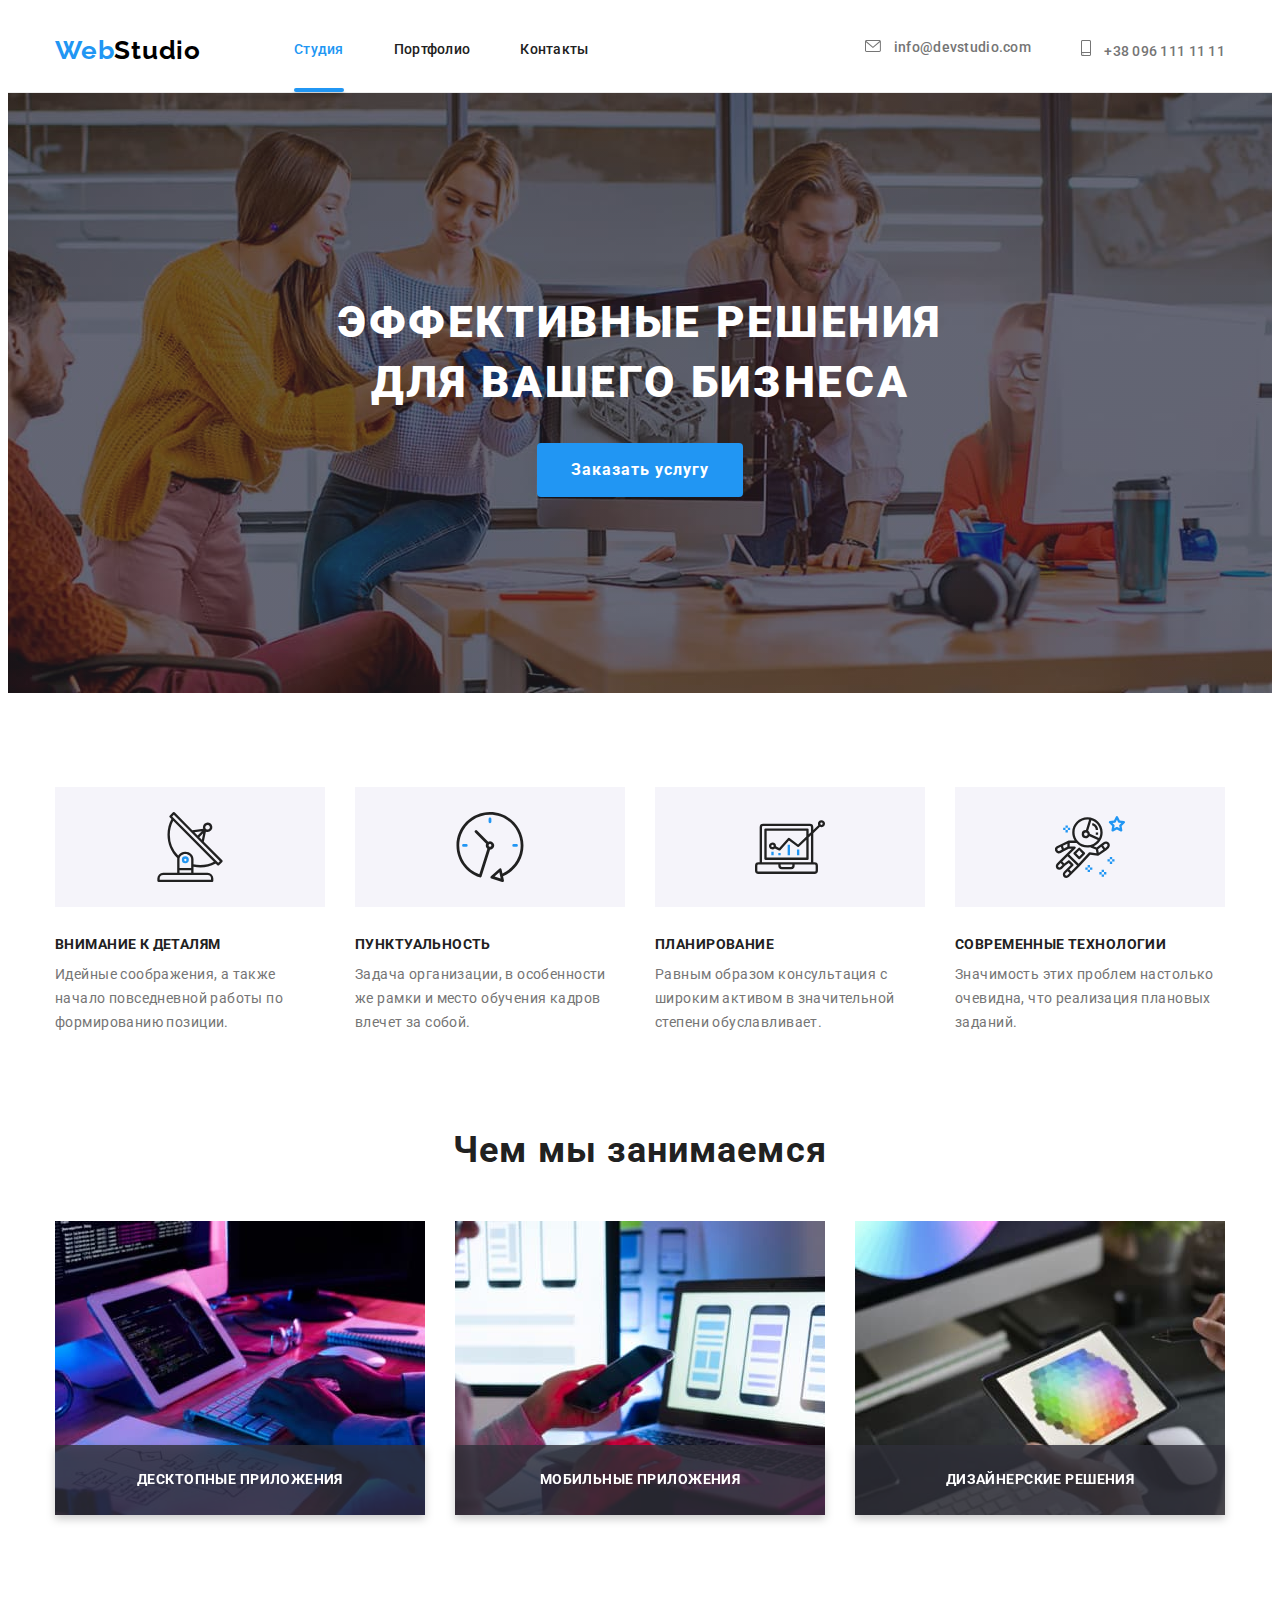
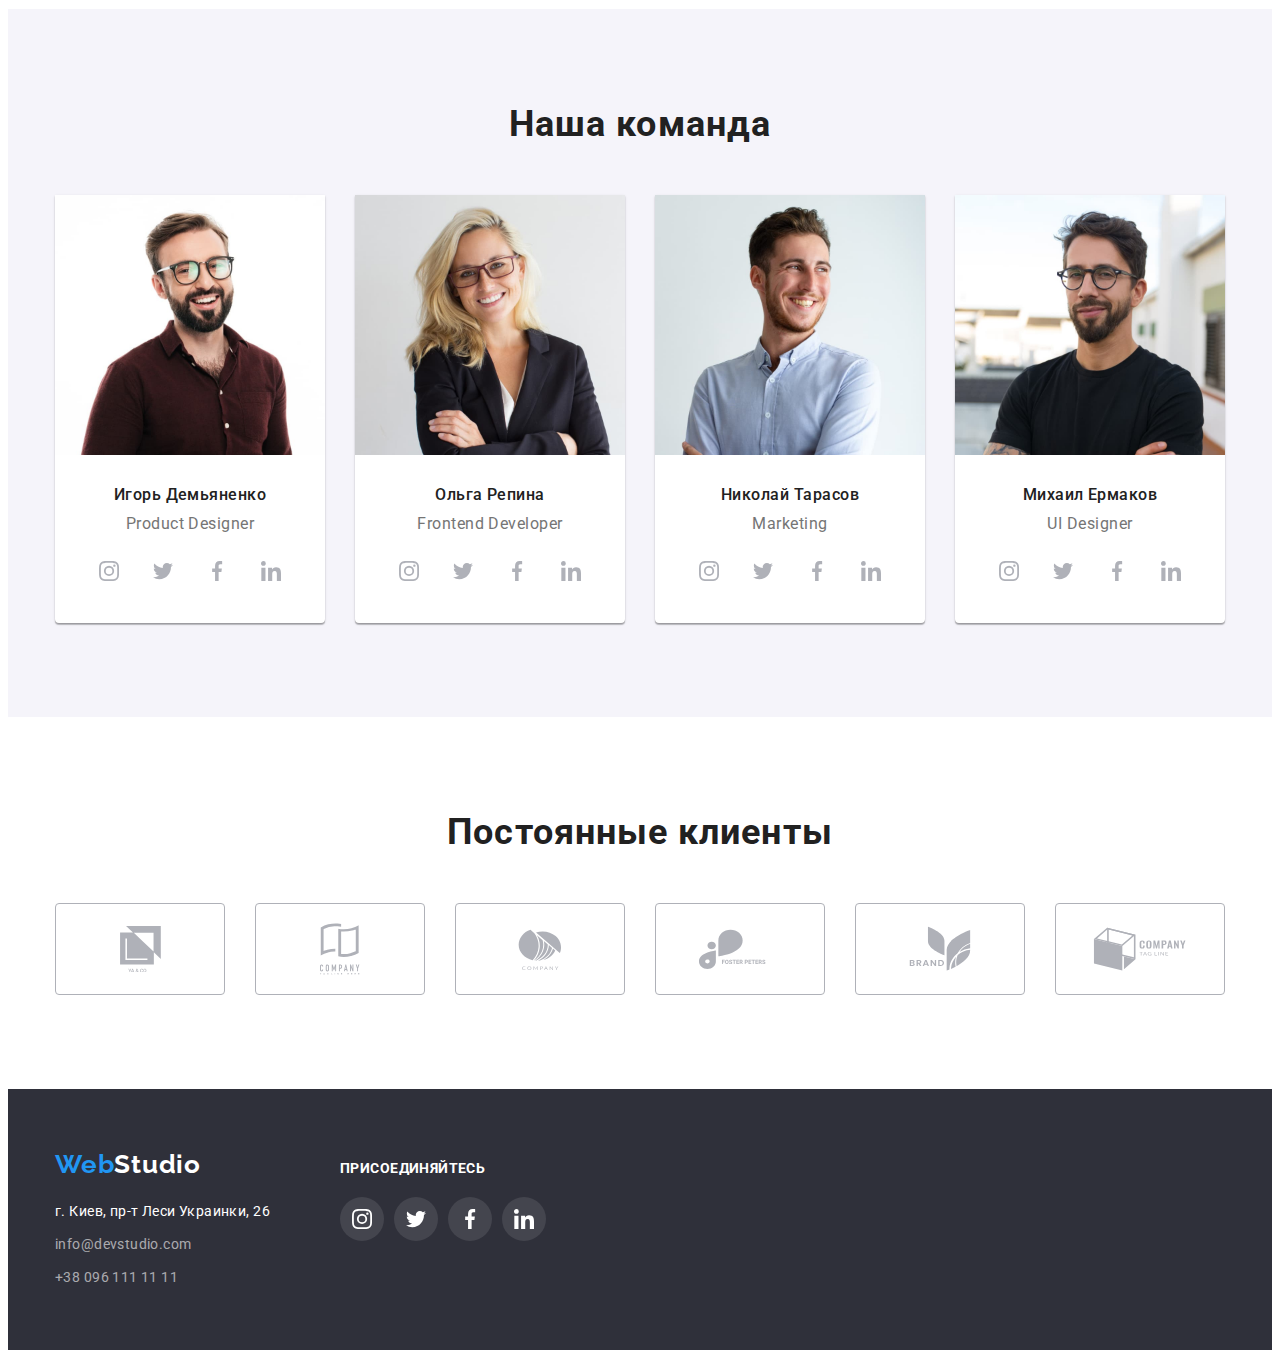
<file: index.html>
<!DOCTYPE html>
<html lang="ru">
  <head>
    <meta charset="UTF-8" />
    <meta http-equiv="X-UA-Compatible" content="IE=edge" />
    <meta name="viewport" content="width=device-width, initial-scale=1.0" />
    <link rel="preconnect" href="https://fonts.googleapis.com" />
    <link rel="preconnect" href="https://fonts.gstatic.com" crossorigin />
    <link
      href="https://fonts.googleapis.com/css2?family=Raleway:wght@700&family=Roboto:wght@400;500;700;900&display=swap"
      rel="stylesheet"
    />
    <link
      rel="stylesheet"
      href="https://cdnjs.cloudflare.com/ajax/libs/modern-normalize/1.1.0/modern-normalize.min.css"
      integrity="sha512-wpPYUAdjBVSE4KJnH1VR1HeZfpl1ub8YT/NKx4PuQ5NmX2tKuGu6U/JRp5y+Y8XG2tV+wKQpNHVUX03MfMFn9Q=="
      crossorigin="anonymous"
      referrerpolicy="no-referrer"
    />
    <link rel="stylesheet" href="./css/styles.css" />
    <title>Web Studio</title>
  </head>
  <body class="page">
    <header class="page-header">
      <div class="container header">
        <nav class="nav-header">
          <a href="" lang="en" class="logo"
            >Web<span class="logoend-header">Studio</span></a
          >
          <ul class="nav-list list">
            <li class="item">
              <a href="./index.html" class="link current">Студия</a>
            </li>
            <li class="item">
              <a href="./portfolio.html" class="link">Портфолио</a>
            </li>
            <li class="item"><a href="" class="link">Контакты</a></li>
          </ul>
        </nav>
        <ul class="contact-list list">
          <li class="item">
            <a href="mailto:info@devstudio.com" class="link">
              <svg class="contact-icon" width="16" height="12">
                <use href="./images/sprite.svg#icon-envelope"></use>
              </svg>
              info@devstudio.com</a
            >
          </li>
          <li class="item">
            <a href="tel:+38096111111" class="link">
              <svg class="contact-icon" width="10" height="16">
                <use href="./images/sprite.svg#icon-smartphone"></use>
              </svg>
              +38 096 111 11 11</a
            >
          </li>
        </ul>
      </div>
    </header>
    <main>
      <section class="hero overlay">
        <div class="container">
          <h1 class="hero-title">Эффективные решения для вашего бизнеса</h1>
          <button type="button" class="button secondary" data-modal-open>
            Заказать услугу
          </button>
        </div>
      </section>
      <section class="section">
        <h2 class="visually-hidden">Наши преимущества</h2>
        <div class="container">
          <ul class="features list">
            <li class="features-item">
              <div class="thumb">
                <svg class="features-icon" width="70" height="70">
                  <use href="./images/sprite.svg#icon-antenna"></use>
                </svg>
              </div>
              <h3 class="features-title">Внимание к деталям</h3>
              <p class="features-text">
                Идейные соображения, а также начало повседневной работы по
                формированию позиции.
              </p>
            </li>
            <li class="features-item">
              <div class="thumb">
                <svg class="features-icon" width="70" height="70">
                  <use href="./images/sprite.svg#icon-clock"></use>
                </svg>
              </div>
              <h3 class="features-title">Пунктуальность</h3>
              <p class="features-text">
                Задача организации, в особенности же рамки и место обучения
                кадров влечет за собой.
              </p>
            </li>
            <li class="features-item">
              <div class="thumb">
                <svg class="features-icon" width="70" height="70">
                  <use href="./images/sprite.svg#icon-diagram"></use>
                </svg>
              </div>
              <h3 class="features-title">Планирование</h3>
              <p class="features-text">
                Равным образом консультация с широким активом в значительной
                степени обуславливает.
              </p>
            </li>
            <li class="features-item">
              <div class="thumb">
                <svg class="features-icon" width="70" height="70">
                  <use href="./images/sprite.svg#icon-astronaut"></use>
                </svg>
              </div>
              <h3 class="features-title">Современные технологии</h3>
              <p class="features-text">
                Значимость этих проблем настолько очевидна, что реализация
                плановых заданий.
              </p>
            </li>
          </ul>
        </div>
      </section>
      <section class="section activities">
        <div class="container">
          <h2 class="section-title">Чем мы занимаемся</h2>
          <ul class="activities-list list">
            <li class="activities-item">
              <img
                class="activities-img"
                src="./images/activity-img-1.jpg"
                alt="Разработчик пишет код"
                width="370"
                height="294"
              />
              <p class="activities-label">Десктопные приложения</p>
            </li>
            <li class="activities-item">
              <img
                class="activities-img"
                src="./images/activity-img-2.jpg"
                alt="Разработка приложений для телефона"
                width="370"
                height="294"
              />
              <p class="activities-label">Мобильные приложения</p>
            </li>
            <li class="activities-item">
              <img
                class="activities-img"
                src="./images/activity-img-3.jpg"
                alt="Выбор цветовой палитры"
                width="370"
                height="294"
              />
              <p class="activities-label">Дизайнерские решения</p>
            </li>
          </ul>
        </div>
      </section>
      <section class="section team">
        <div class="container">
          <h2 class="section-title">Наша команда</h2>
          <ul class="team-list list">
            <li class="team-item">
              <img
                class="team-photo"
                src="./images/team-img-1.jpg"
                alt="Фото Игорь Демьяненко"
                width="270"
                height="260"
              />
              <div class="team-text">
                <h3 class="team-title">Игорь Демьяненко</h3>
                <p lang="en" class="team-job">Product Designer</p>
                <ul class="team-contacts list">
                  <li class="team-contacts-item">
                    <a href="" class="team-contacts-link">
                      <svg class="team-contacts-icon" width="20" height="20">
                        <use href="./images/sprite.svg#icon-instagram"></use>
                      </svg>
                    </a>
                  </li>
                  <li class="team-contacts-item">
                    <a href="" class="team-contacts-link">
                      <svg class="team-contacts-icon" width="20" height="20">
                        <use href="./images/sprite.svg#icon-twitter"></use>
                      </svg>
                    </a>
                  </li>
                  <li class="team-contacts-item">
                    <a href="" class="team-contacts-link">
                      <svg class="team-contacts-icon" width="20" height="20">
                        <use href="./images/sprite.svg#icon-facebook"></use>
                      </svg>
                    </a>
                  </li>
                  <li class="team-contacts-item">
                    <a href="" class="team-contacts-link">
                      <svg class="team-contacts-icon" width="20" height="20">
                        <use href="./images/sprite.svg#icon-linkedin"></use>
                      </svg>
                    </a>
                  </li>
                </ul>
              </div>
            </li>
            <li class="team-item">
              <img
                class="team-photo"
                src="./images/team-img-2.jpg"
                alt="Фото Ольга Репина"
                width="270"
                height="260"
              />
              <div class="team-text">
                <h3 class="team-title">Ольга Репина</h3>
                <p lang="en" class="team-job">Frontend Developer</p>
                <ul class="team-contacts list">
                  <li class="team-contacts-item">
                    <a href="" class="team-contacts-link">
                      <svg class="team-contacts-icon" width="20" height="20">
                        <use href="./images/sprite.svg#icon-instagram"></use>
                      </svg>
                    </a>
                  </li>
                  <li class="team-contacts-item">
                    <a href="" class="team-contacts-link">
                      <svg class="team-contacts-icon" width="20" height="20">
                        <use href="./images/sprite.svg#icon-twitter"></use>
                      </svg>
                    </a>
                  </li>
                  <li class="team-contacts-item">
                    <a href="" class="team-contacts-link">
                      <svg class="team-contacts-icon" width="20" height="20">
                        <use href="./images/sprite.svg#icon-facebook"></use>
                      </svg>
                    </a>
                  </li>
                  <li class="team-contacts-item">
                    <a href="" class="team-contacts-link">
                      <svg class="team-contacts-icon" width="20" height="20">
                        <use href="./images/sprite.svg#icon-linkedin"></use>
                      </svg>
                    </a>
                  </li>
                </ul>
              </div>
            </li>
            <li class="team-item">
              <img
                class="team-photo"
                src="./images/team-img-3.jpg"
                alt="Фото Николай Тарасов"
                width="270"
                height="260"
              />
              <div class="team-text">
                <h3 class="team-title">Николай Тарасов</h3>
                <p lang="en" class="team-job">Marketing</p>
                <ul class="team-contacts list">
                  <li class="team-contacts-item">
                    <a href="" class="team-contacts-link">
                      <svg class="team-contacts-icon" width="20" height="20">
                        <use href="./images/sprite.svg#icon-instagram"></use>
                      </svg>
                    </a>
                  </li>
                  <li class="team-contacts-item">
                    <a href="" class="team-contacts-link">
                      <svg class="team-contacts-icon" width="20" height="20">
                        <use href="./images/sprite.svg#icon-twitter"></use>
                      </svg>
                    </a>
                  </li>
                  <li class="team-contacts-item">
                    <a href="" class="team-contacts-link">
                      <svg class="team-contacts-icon" width="20" height="20">
                        <use href="./images/sprite.svg#icon-facebook"></use>
                      </svg>
                    </a>
                  </li>
                  <li class="team-contacts-item">
                    <a href="" class="team-contacts-link">
                      <svg class="team-contacts-icon" width="20" height="20">
                        <use href="./images/sprite.svg#icon-linkedin"></use>
                      </svg>
                    </a>
                  </li>
                </ul>
              </div>
            </li>
            <li class="team-item">
              <img
                class="team-photo"
                src="./images/team-img-4.jpg"
                alt="Фото Михаил Ермаков"
                width="270"
                height="260"
              />
              <div class="team-text">
                <h3 class="team-title">Михаил Ермаков</h3>
                <p lang="en" class="team-job">UI Designer</p>
                <ul class="team-contacts list">
                  <li class="team-contacts-item">
                    <a href="" class="team-contacts-link">
                      <svg class="team-contacts-icon" width="20" height="20">
                        <use href="./images/sprite.svg#icon-instagram"></use>
                      </svg>
                    </a>
                  </li>
                  <li class="team-contacts-item">
                    <a href="" class="team-contacts-link">
                      <svg class="team-contacts-icon" width="20" height="20">
                        <use href="./images/sprite.svg#icon-twitter"></use>
                      </svg>
                    </a>
                  </li>
                  <li class="team-contacts-item">
                    <a href="" class="team-contacts-link">
                      <svg class="team-contacts-icon" width="20" height="20">
                        <use href="./images/sprite.svg#icon-facebook"></use>
                      </svg>
                    </a>
                  </li>
                  <li class="team-contacts-item">
                    <a href="" class="team-contacts-link">
                      <svg class="team-contacts-icon" width="20" height="20">
                        <use href="./images/sprite.svg#icon-linkedin"></use>
                      </svg>
                    </a>
                  </li>
                </ul>
              </div>
            </li>
          </ul>
        </div>
      </section>
      <section class="section clients">
        <div class="container">
          <h2 class="section-title">Постоянные клиенты</h2>
          <ul class="clients-list list">
            <li class="clients-item">
              <a href="" class="clients-link">
                <svg class="clients-icon" width="41" height="46.7">
                  <use href="./images/sprite.svg#icon-client-logo-1"></use>
                </svg>
              </a>
            </li>
            <li class="clients-item">
              <a href="" class="clients-link">
                <svg class="clients-icon" width="40" height="52">
                  <use href="./images/sprite.svg#icon-client-logo-2"></use>
                </svg>
              </a>
            </li>
            <li class="clients-item">
              <a href="" class="clients-link">
                <svg class="clients-icon" width="43.5" height="41.2">
                  <use href="./images/sprite.svg#icon-client-logo-3"></use>
                </svg>
              </a>
            </li>
            <li class="clients-item">
              <a href="" class="clients-link">
                <svg class="clients-icon" width="84.4" height="40.6">
                  <use href="./images/sprite.svg#icon-client-logo-4"></use>
                </svg>
              </a>
            </li>
            <li class="clients-item">
              <a href="" class="clients-link">
                <svg class="clients-icon" width="62.5" height="45.4">
                  <use href="./images/sprite.svg#icon-client-logo-5"></use>
                </svg>
              </a>
            </li>
            <li class="clients-item">
              <a href="" class="clients-link">
                <svg class="clients-icon" width="93.8" height="43.9">
                  <use href="./images/sprite.svg#icon-client-logo-6"></use>
                </svg>
              </a>
            </li>
          </ul>
        </div>
      </section>
    </main>
    <footer class="footer">
      <div class="container footer-contacts">
        <div class="footer-addresses">
          <a href="" lang="en" class="logo footer-logo"
            >Web<span class="logoend-footer">Studio</span></a
          >
          <address class="address-list">
            <ul class="list">
              <li class="address-link">
                <a href="" class="address address-item"
                  >г. Киев, пр-т Леси Украинки, 26</a
                >
              </li>
              <li class="address-link">
                <a href="mailto:info@devstudio.com" class="address"
                  >info@devstudio.com</a
                >
              </li>
              <li class="address-link">
                <a href="tel:+38096111111" class="address">+38 096 111 11 11</a>
              </li>
            </ul>
          </address>
        </div>
        <div class="social-links">
          <strong class="social-links-title">Присоединяйтесь</strong>
          <ul class="social-links-list list">
            <li class="social-links-item">
              <a href="" class="social-links-link">
                <svg class="social-links-icon" width="20" height="20">
                  <use href="./images/sprite.svg#icon-instagram"></use>
                </svg>
              </a>
            </li>
            <li class="social-links-item">
              <a href="" class="social-links-link">
                <svg class="team-contacts-icon" width="20" height="20">
                  <use href="./images/sprite.svg#icon-twitter"></use>
                </svg>
              </a>
            </li>
            <li class="social-links-item">
              <a href="" class="social-links-link">
                <svg class="team-contacts-icon" width="20" height="20">
                  <use href="./images/sprite.svg#icon-facebook"></use>
                </svg>
              </a>
            </li>
            <li class="social-links-item">
              <a href="" class="social-links-link">
                <svg class="team-contacts-icon" width="20" height="20">
                  <use href="./images/sprite.svg#icon-linkedin"></use>
                </svg>
              </a>
            </li>
          </ul>
        </div>
      </div>
    </footer>
    <div class="backdrop is-hidden" data-modal>
      <div class="modal">
        <button type="button" class="btn-close" data-modal-close>
          <svg class="close-icon" width="30" height="30">
            <use href="./images/sprite.svg#icon-Vector-1"></use>
          </svg>
        </button>
      </div>
    </div>

    <script src="./js/modal.js"></script>
  </body>
</html>
</file>
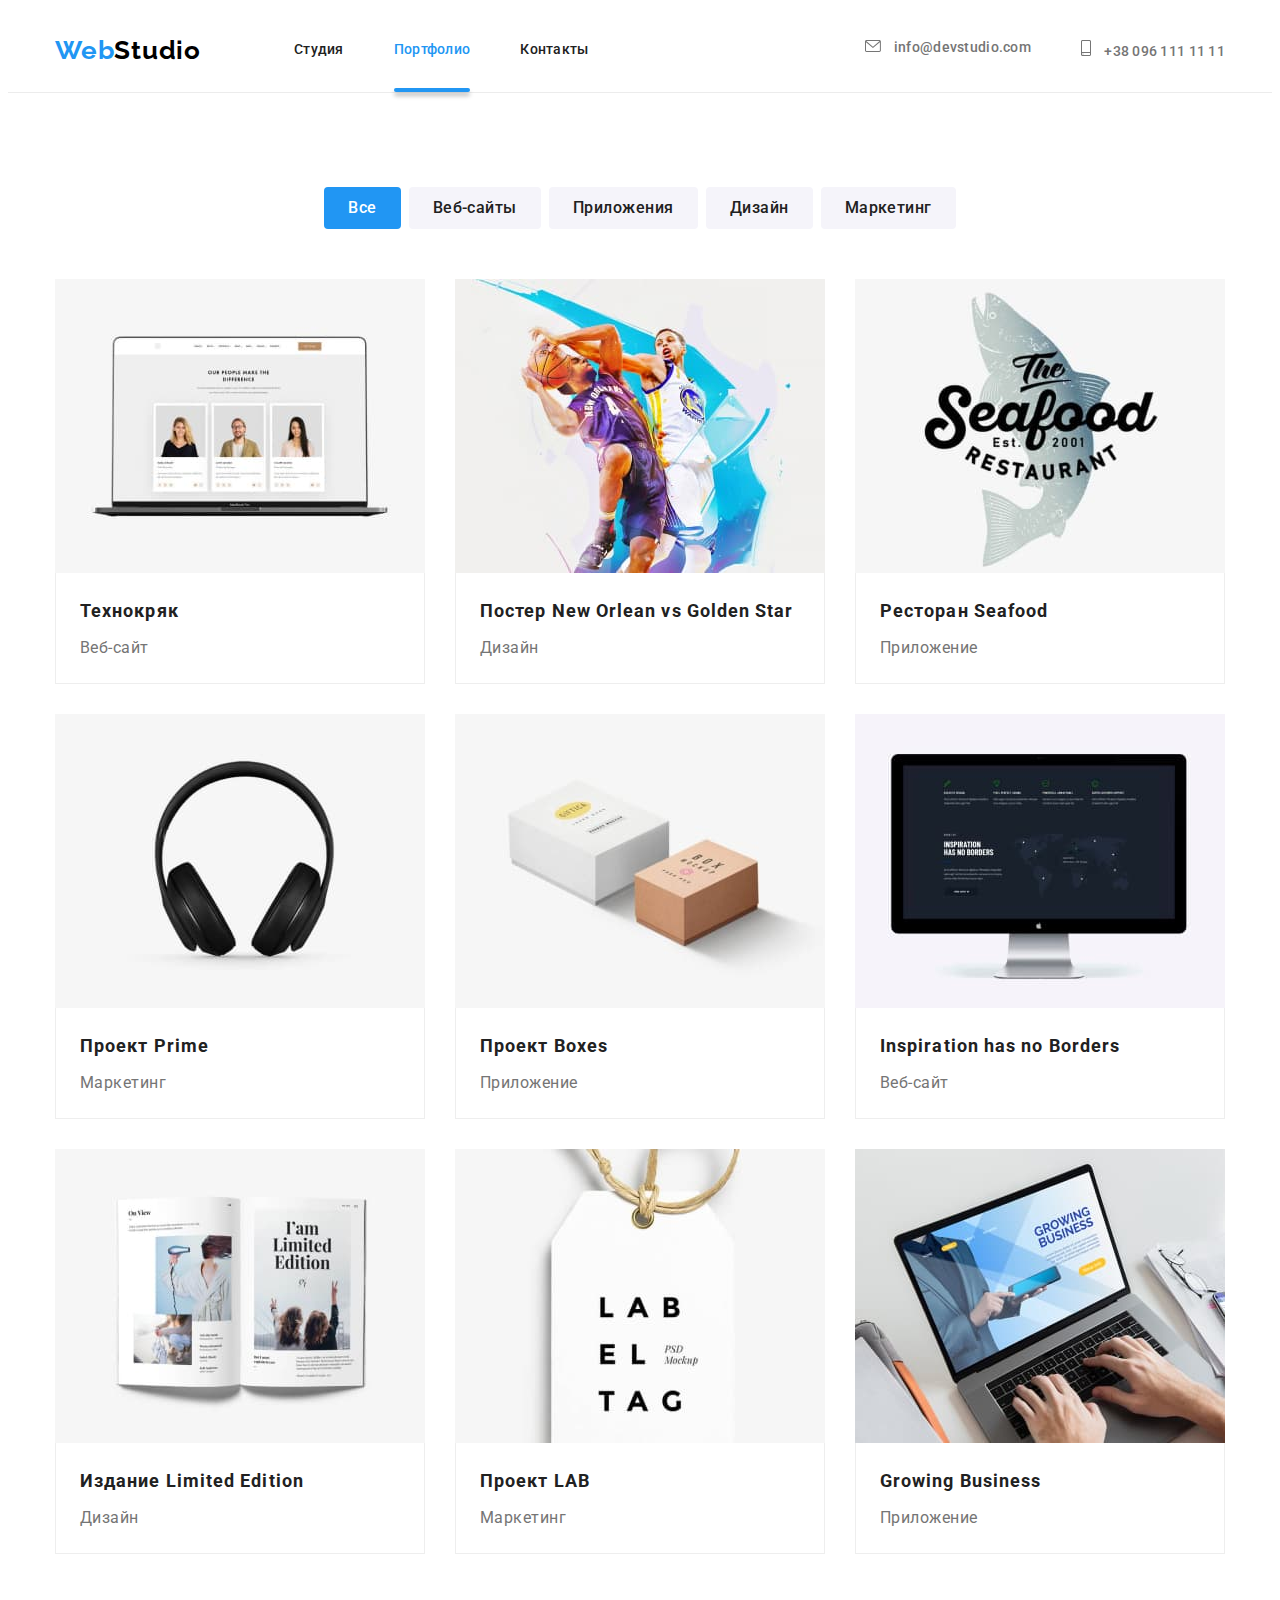
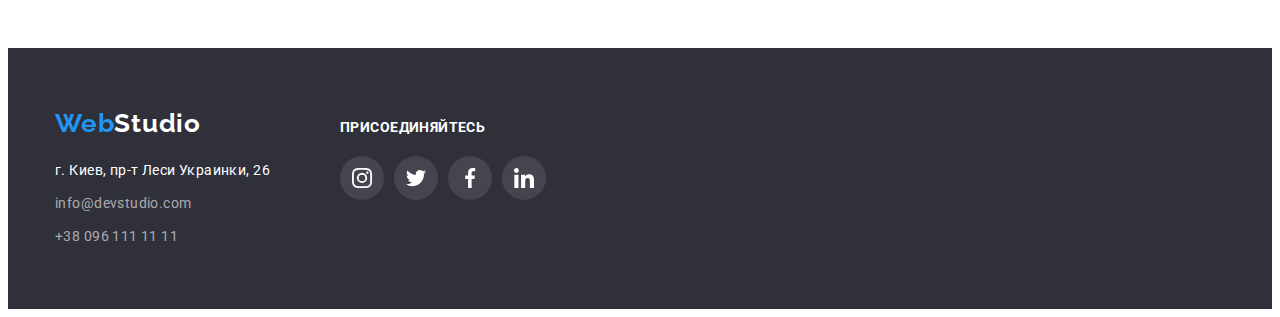
<file: portfolio.html>
<!DOCTYPE html>
<html lang="ru">
  <head>
    <meta charset="UTF-8" />
    <meta http-equiv="X-UA-Compatible" content="IE=edge" />
    <meta name="viewport" content="width=device-width, initial-scale=1.0" />
    <link rel="preconnect" href="https://fonts.googleapis.com" />
    <link rel="preconnect" href="https://fonts.gstatic.com" crossorigin />
    <link
      href="https://fonts.googleapis.com/css2?family=Raleway:wght@700&family=Roboto:wght@400;500;700;900&display=swap"
      rel="stylesheet"
    />
    <link
      rel="stylesheet"
      href="https://cdnjs.cloudflare.com/ajax/libs/modern-normalize/1.1.0/modern-normalize.min.css"
      integrity="sha512-wpPYUAdjBVSE4KJnH1VR1HeZfpl1ub8YT/NKx4PuQ5NmX2tKuGu6U/JRp5y+Y8XG2tV+wKQpNHVUX03MfMFn9Q=="
      crossorigin="anonymous"
      referrerpolicy="no-referrer"
    />
    <link rel="stylesheet" href="./css/styles.css" />
    <title>Web Studio</title>
  </head>
  <body>
    <header class="page-header">
      <div class="container header">
        <nav class="nav-header">
          <a href="" lang="en" class="logo"
            >Web<span class="logoend-header">Studio</span></a
          >
          <ul class="nav-list list">
            <li class="item">
              <a href="./index.html" class="link">Студия</a>
            </li>
            <li class="item">
              <a href="./portfolio.html" class="link current">Портфолио</a>
            </li>
            <li class="item"><a href="" class="link">Контакты</a></li>
          </ul>
        </nav>
        <ul class="contact-list list">
          <li class="item">
            <a href="mailto:info@devstudio.com" class="link">
              <svg class="contact-icon" width="16" height="12">
                <use href="./images/sprite.svg#icon-envelope"></use>
              </svg>
              info@devstudio.com
            </a>
          </li>
          <li class="item">
            <a href="tel:+38096111111" class="link">
              <svg class="contact-icon" width="10" height="16">
                <use href="./images/sprite.svg#icon-smartphone"></use>
              </svg>
              +38 096 111 11 11</a
            >
          </li>
        </ul>
      </div>
    </header>
    <main>
      <section class="section">
        <div class="container">
          <h1 class="visually-hidden">Our Projects</h1>
          <ul class="filter-list list">
            <li class="filter-list-item">
              <button type="button" class="button active">Все</button>
            </li>
            <li class="filter-list-item">
              <button type="button" class="button primary">Веб-сайты</button>
            </li>
            <li class="filter-list-item">
              <button type="button" class="button primary">Приложения</button>
            </li>
            <li class="filter-list-item">
              <button type="button" class="button primary">Дизайн</button>
            </li>
            <li class="filter-list-item">
              <button type="button" class="button primary">Маркетинг</button>
            </li>
          </ul>
          <ul class="projects-list list">
            <li class="projects-item">
              <a class="projects-link link" href="">
                <div class="projects-thumb">
                  <img
                    class="projects-card"
                    src="./images/projects-img-1.jpg"
                    alt="Главная страница сайта Технокряк"
                    width="370"
                    height="294"
                  />
                  <div class="projects-overlay">
                    <p class="overlay-description">
                      Ресурс предлагает комплексные предложения с разным уровнем
                      функционала и сервисов. Все это позволит посетителю
                      получить исчерпывающие сведения о компании или частном
                      лице.
                    </p>
                  </div>
                </div>
                <div class="project-description">
                  <h2 class="project-name">Технокряк</h2>
                  <p class="project-branch">Веб-сайт</p>
                </div>
              </a>
            </li>
            <li class="projects-item">
              <a class="projects-link link" href="">
                <div class="projects-thumb">
                  <img
                    class="projects-card"
                    src="./images/projects-img-2.jpg"
                    alt="Два баскетболиста в игре"
                    width="370"
                    height="294"
                  />
                  <div class="projects-overlay">
                    <p class="overlay-description">
                      Ресурс предлагает комплексные предложения с разным уровнем
                      функционала и сервисов. Все это позволит посетителю
                      получить исчерпывающие сведения о компании или частном
                      лице.
                    </p>
                  </div>
                </div>
                <div class="project-description">
                  <h2 class="project-name">
                    Постер <span lang="en">New Orlean vs Golden Star</span>
                  </h2>
                  <p class="project-branch">Дизайн</p>
                </div>
              </a>
            </li>
            <li class="projects-item">
              <a class="projects-link link" href="">
                <div class="projects-thumb">
                  <img
                    class="projects-card"
                    src="./images/projects-img-3.jpg"
                    alt="Логотип ресторана Seafood"
                    width="370"
                    height="294"
                  />
                  <div class="projects-overlay">
                    <p class="overlay-description">
                      Ресурс предлагает комплексные предложения с разным уровнем
                      функционала и сервисов. Все это позволит посетителю
                      получить исчерпывающие сведения о компании или частном
                      лице.
                    </p>
                  </div>
                </div>
                <div class="project-description">
                  <h2 class="project-name">
                    Ресторан <span lang="en">Seafood</span>
                  </h2>
                  <p class="project-branch">Приложение</p>
                </div>
              </a>
            </li>
            <li class="projects-item">
              <a class="projects-link link" href="">
                <div class="projects-thumb">
                  <img
                    class="projects-card"
                    src="./images/projects-img-4.jpg"
                    alt="Черные наушники"
                    width="370"
                    height="294"
                  />
                  <div class="projects-overlay">
                    <p class="overlay-description">
                      Ресурс предлагает комплексные предложения с разным уровнем
                      функционала и сервисов. Все это позволит посетителю
                      получить исчерпывающие сведения о компании или частном
                      лице.
                    </p>
                  </div>
                </div>
                <div class="project-description">
                  <h2 class="project-name">
                    Проект <span lang="en">Prime</span>
                  </h2>
                  <p class="project-branch">Маркетинг</p>
                </div>
              </a>
            </li>
            <li class="projects-item">
              <a class="projects-link link" href="">
                <div class="projects-thumb">
                  <img
                    class="projects-card"
                    src="./images/projects-img-5.jpg"
                    alt="Две коробочки"
                    width="370"
                    height="294"
                  />
                  <div class="projects-overlay">
                    <p class="overlay-description">
                      Ресурс предлагает комплексные предложения с разным уровнем
                      функционала и сервисов. Все это позволит посетителю
                      получить исчерпывающие сведения о компании или частном
                      лице.
                    </p>
                  </div>
                </div>
                <div class="project-description">
                  <h2 class="project-name">
                    Проект <span lang="en">Boxes</span>
                  </h2>
                  <p class="project-branch">Приложение</p>
                </div>
              </a>
            </li>
            <li class="projects-item">
              <a class="projects-link link" href="">
                <div class="projects-thumb">
                  <img
                    class="projects-card"
                    src="./images/projects-img-6.jpg"
                    alt="Главная страница сайта Inspiration"
                    width="370"
                    height="294"
                  />
                  <div class="projects-overlay">
                    <p class="overlay-description">
                      Ресурс предлагает комплексные предложения с разным уровнем
                      функционала и сервисов. Все это позволит посетителю
                      получить исчерпывающие сведения о компании или частном
                      лице.
                    </p>
                  </div>
                </div>
                <div class="project-description">
                  <h2 lang="en" class="project-name">
                    Inspiration has no Borders
                  </h2>
                  <p class="project-branch">Веб-сайт</p>
                </div>
              </a>
            </li>
            <li class="projects-item">
              <a class="projects-link link" href="">
                <div class="projects-thumb">
                  <img
                    class="projects-card"
                    src="./images/projects-img-7.jpg"
                    alt="Открытая книга"
                    width="370"
                    height="294"
                  />
                  <div class="projects-overlay">
                    <p class="overlay-description">
                      Ресурс предлагает комплексные предложения с разным уровнем
                      функционала и сервисов. Все это позволит посетителю
                      получить исчерпывающие сведения о компании или частном
                      лице.
                    </p>
                  </div>
                </div>
                <div class="project-description">
                  <h2 class="project-name">
                    Издание <span lang="en">Limited Edition</span>
                  </h2>
                  <p class="project-branch">Дизайн</p>
                </div>
              </a>
            </li>
            <li class="projects-item">
              <a class="projects-link link" href="">
                <div class="projects-thumb">
                  <img
                    class="projects-card"
                    src="./images/projects-img-8.jpg"
                    alt="Бирка с логотипом LAB"
                    width="370"
                    height="294"
                  />
                  <div class="projects-overlay">
                    <p class="overlay-description">
                      Ресурс предлагает комплексные предложения с разным уровнем
                      функционала и сервисов. Все это позволит посетителю
                      получить исчерпывающие сведения о компании или частном
                      лице.
                    </p>
                  </div>
                </div>
                <div class="project-description">
                  <h2 class="project-name">
                    Проект <span lang="en">LAB</span>
                  </h2>
                  <p class="project-branch">Маркетинг</p>
                </div>
              </a>
            </li>
            <li class="projects-item">
              <a class="projects-link link" href="">
                <div class="projects-thumb">
                  <img
                    class="projects-card"
                    src="./images/projects-img-9.jpg"
                    alt="Ноутбук с открытой страниецей приложения"
                    width="370"
                    height="294"
                  />
                  <div class="projects-overlay">
                    <p class="overlay-description">
                      Ресурс предлагает комплексные предложения с разным уровнем
                      функционала и сервисов. Все это позволит посетителю
                      получить исчерпывающие сведения о компании или частном
                      лице.
                    </p>
                  </div>
                </div>
                <div class="project-description">
                  <h2 class="project-name" lang="en">Growing Business</h2>
                  <p class="project-branch">Приложение</p>
                </div>
              </a>
            </li>
          </ul>
        </div>
      </section>
    </main>
    <footer class="footer">
      <div class="container footer-contacts">
        <div class="footer-addresses">
          <a href="" lang="en" class="logo footer-logo"
            >Web<span class="logoend-footer">Studio</span></a
          >
          <address class="address-list">
            <ul class="list">
              <li class="address-link">
                <a href="" class="address address-item"
                  >г. Киев, пр-т Леси Украинки, 26</a
                >
              </li>
              <li class="address-link">
                <a href="mailto:info@devstudio.com" class="address"
                  >info@devstudio.com</a
                >
              </li>
              <li class="address-link">
                <a href="tel:+38096111111" class="address">+38 096 111 11 11</a>
              </li>
            </ul>
          </address>
        </div>
        <div class="social-links">
          <strong class="social-links-title">Присоединяйтесь</strong>
          <ul class="social-links-list list">
            <li class="social-links-item">
              <a href="" class="social-links-link">
                <svg class="social-links-icon" width="20" height="20">
                  <use href="./images/sprite.svg#icon-instagram"></use>
                </svg>
              </a>
            </li>
            <li class="social-links-item">
              <a href="" class="social-links-link">
                <svg class="team-contacts-icon" width="20" height="20">
                  <use href="./images/sprite.svg#icon-twitter"></use>
                </svg>
              </a>
            </li>
            <li class="social-links-item">
              <a href="" class="social-links-link">
                <svg class="team-contacts-icon" width="20" height="20">
                  <use href="./images/sprite.svg#icon-facebook"></use>
                </svg>
              </a>
            </li>
            <li class="social-links-item">
              <a href="" class="social-links-link">
                <svg class="team-contacts-icon" width="20" height="20">
                  <use href="./images/sprite.svg#icon-linkedin"></use>
                </svg>
              </a>
            </li>
          </ul>
        </div>
      </div>
    </footer>
  </body>
</html>
</file>
<file: css/styles.css>
/*--цвет заголовков #212121 */
/*--цвет текста #757575 */
/*--белый цвет #FFFFFF */
/*-- цвет акцента #2196F3 */
/*-- прозрачный белый футер rgba(255, 255, 255, 0.6) */
/* -- черный цвет #000000 */
/* фон герой, футер #2F303A */
/* доп.фон #F5F4FA */
:root {
  --primary-text-color: #757575;
  --secondary-text-color: #ffffff;
  --title-color: #212121;
  --accent-color: #2196f3;
  --logoend-color-header: #000000;
  --logoend-color-footer: #ffffff;
  --background-main-color: #ffffff;
  --background-second-color: #f5f4fa;
  --background-dark-color: #2f303a;
}

html {
  box-sizing: border-box;
}

*,
*::before,
*::after {
  box-sizing: inherit;
}

body {
  background-color: var(--background-main-color);
  color: var(--primary-text-color);
  font-family: "Roboto", sans-serif;
}

p {
  margin-top: 0;
  margin-bottom: 0;
}

h2,
h3 {
  margin-top: 0;
  margin-bottom: 0;
}

.list {
  padding: 0;
  margin: 0;
  list-style: none;
}

.link {
  text-decoration: none;
}

.visually-hidden {
  position: absolute;
  white-space: nowrap;
  width: 1px;
  height: 1px;
  overflow: hidden;
  border: 0;
  padding: 0;
  clip: rect(0 0 0 0);
  clip-path: inset(50%);
  margin: -1px;
}

.container {
  margin-right: auto;
  margin-left: auto;
  width: 1200px;
  padding-right: 15px;
  padding-left: 15px;
}

/* Page-header */

.page-header {
  border-bottom: 1px solid #ececec;
}

.header {
  display: flex;
  align-items: center;
}

.nav-header {
  display: flex;
  align-items: center;
}

.logo {
  margin-right: 93px;
  padding-top: 24px;
  padding-bottom: 24px;

  font-family: "Raleway";
  font-weight: 700;
  font-size: 26px;
  line-height: 1.19;
  letter-spacing: 0.03em;
  color: var(--accent-color);
  text-decoration: none;
}

.logoend-header {
  color: var(--logoend-color-header);
}

/* Site-nav */

.nav-list {
  display: flex;
  margin-bottom: 0;
}

.nav-list > .item:not(:last-child) {
  margin-right: 50px;
}

.nav-list .link {
  position: relative;
  display: block;
  padding-top: 32px;
  padding-bottom: 32px;
  font-weight: 500;
  font-size: 14px;
  line-height: 1.14;
  letter-spacing: 0.02em;
  color: var(--title-color);
  text-decoration: none;

  transition-property: color;
  transition-duration: 250ms;
  transition-timing-function: cubic-bezier(0.4, 0, 0.2, 1);
}

.nav-list .link:hover,
.nav-list .link:focus {
  color: var(--accent-color);
}

.nav-list .link.current {
  color: var(--accent-color);
}

.nav-list .link.current::after {
  position: absolute;
  left: 0;
  bottom: -2.5px;
  content: "";
  display: block;
  width: 100%;
  height: 4px;
  background-color: var(--accent-color);
  border-radius: 2px;
  box-shadow: 0px 4px 4px rgba(0, 0, 0, 0.25);
}

/* Contacts */

.contact-list {
  display: flex;
  margin-left: auto;
}

.contact-list > .item:not(:last-child) {
  margin-right: 50px;
}

.contact-list .link {
  display: block;
  padding-top: 32px;
  padding-bottom: 32px;

  font-weight: 500;
  font-size: 14px;
  line-height: 1.14;
  letter-spacing: 0.02em;
  color: var(--primary-text-color);
  text-decoration: none;

  transition: color 250ms cubic-bezier(0.4, 0, 0.2, 1);
}

.contact-list .link:hover,
.contact-list .link:focus {
  color: var(--accent-color);
}

.contact-icon {
  margin-right: 10px;
  fill: currentColor;
}

/* Hero */

.hero {
  padding-top: 200px;
  padding-bottom: 200px;
  background-color: var(--background-dark-color);
  text-align: center;
  border-top: 0;
}

.hero.overlay {
  max-width: 1600px;
  height: 600px;
  background-image: linear-gradient(
      to right,
      rgba(47, 48, 58, 0.4),
      rgba(47, 48, 58, 0.4)
    ),
    url(../images/hero-bgimage.jpg);
  background-position: center;
  background-repeat: no-repeat;
  background-size: cover;
  margin: auto;
  border-top: 0;
}

.hero-title {
  margin-top: 0;
  margin-bottom: 30px;
  margin-left: auto;
  margin-right: auto;
  width: 696px;

  font-weight: 900;
  font-size: 44px;
  line-height: 1.36;
  letter-spacing: 0.06em;
  text-transform: uppercase;
  color: var(--secondary-text-color);
}

/* Features */

.features {
  display: flex;
}

.features-item {
  width: 270px;
}

.features-item + .features-item {
  margin-left: 30px;
}

.thumb {
  display: flex;
  justify-content: center;
  align-items: center;
  margin-bottom: 30px;
  height: 120px;
  background-color: var(--background-second-color);
}

/* .features-item::before {
  display: block;
  content: "";
  height: 120px;
  margin-bottom: 30px;
  background-repeat: no-repeat;
  background-position: center;
  background-color: var(--background-second-color);
}

.icon-antenna::before {
  background-image: url(../images/antenna-1.svg);
}

.icon-clock::before {
  background-image: url(../images/clock-1.svg);
}

.icon-diagram::before {
  background-image: url(../images/diagram-1.svg);
}

.icon-astronaut::before {
  background-image: url(../images/astronaut-1.svg);
} */

.features-title {
  margin-top: 0;
  margin-bottom: 10px;

  font-weight: 700;
  font-size: 14px;
  line-height: 1.14;
  letter-spacing: 0.03em;
  text-transform: uppercase;
  color: var(--title-color);
}

.features-text {
  font-family: "Roboto";
  font-style: normal;
  font-weight: 400;
  font-size: 14px;
  line-height: 1.71;
  letter-spacing: 0.03em;
  color: var(--primary-text-color);
}

/* Section */

.section {
  padding-top: 94px;
  padding-bottom: 94px;
}

.section-title {
  margin-top: 0;
  margin-bottom: 50px;

  font-weight: 700;
  font-size: 36px;
  line-height: 1.17;
  text-align: center;
  letter-spacing: 0.03em;
  color: var(--title-color);
}

/* Activities */

.section.activities {
  padding-top: 0;
}

.activities-list {
  display: flex;
}

.activities-item {
  position: relative;
}

.activities-item:not(:last-child) {
  margin-right: 30px;
}

.activities-img {
  display: block;
}

.activities-label {
  position: absolute;
  bottom: 0;
  left: 0;
  content: "";
  width: 100%;
  height: 70px;

  display: flex;
  justify-content: center;
  align-items: center;

  font-weight: 700;
  font-size: 14px;
  line-height: 1.14px;
  letter-spacing: 0.03em;
  text-transform: uppercase;

  color: var(--secondary-text-color);
  background: rgba(47, 48, 58, 0.8);

  filter: drop-shadow(0px 4px 4px rgba(0, 0, 0, 0.25));
}

/* Team */

.team {
  background-color: var(--background-second-color);
}

.team-list {
  display: flex;
}

.team-item {
  background-color: var(--background-main-color);
  box-shadow: 0px 1px 3px rgba(0, 0, 0, 0.12), 0px 1px 1px rgba(0, 0, 0, 0.14),
    0px 2px 1px rgba(0, 0, 0, 0.2);
  border-radius: 0px 0px 4px 4px;
}

.team-item:not(:last-child) {
  margin-right: 30px;
}

.team-photo {
  display: block;
}

.team-text {
  padding: 30px 32px;
}

.team-title {
  margin-top: 0;
  margin-bottom: 10px;

  font-weight: 500;
  font-size: 16px;
  line-height: 1.19;
  text-align: center;
  letter-spacing: 0.03em;
  color: var(--title-color);
}

.team-job {
  margin-bottom: 16px;

  font-weight: 400;
  font-size: 16px;
  line-height: 1.19;
  text-align: center;
  letter-spacing: 0.03em;
  color: var(--primary-text-color);
}

.team-contacts {
  display: flex;
}

.team-contacts-item {
  width: 44px;
  height: 44px;
}

.team-contacts-item:not(:last-child) {
  margin-right: 10px;
}

.team-contacts-link {
  display: flex;
  width: 100%;
  height: 100%;
  justify-content: center;
  align-items: center;
  border-radius: 50%;
  cursor: pointer;

  color: #afb1b8;

  transition: background-color 250ms cubic-bezier(0.4, 0, 0.2, 1),
    color 250ms cubic-bezier(0.4, 0, 0.2, 1);
}

.team-contacts-link:hover,
.team-contacts-link:focus {
  background-color: var(--accent-color);
  color: var(--secondary-text-color);
}

.team-contacts-icon {
  fill: currentColor;
}

/* Button */

.button {
  display: inline-block;
  border-radius: 4px;
  border-color: transparent;
  padding: 6px 22px;

  color: var(--title-color);
  background-color: var(--background-second-color);
  text-decoration: none;
  font-family: inherit;
  cursor: pointer;
}

.button.secondary {
  min-width: 200px;
  padding: 10px 32px;

  color: var(--secondary-text-color);
  background-color: var(--accent-color);

  font-weight: 700;
  font-size: 16px;
  line-height: 1.88;
  letter-spacing: 0.06em;
  text-align: center;

  transition: background-color 250ms cubic-bezier(0.4, 0, 0.2, 1);
  /* display: flex;
  align-items: center;
   */
}

.secondary:hover,
.secondary:focus {
  background-color: #188ce8;
}

/* Clients */

.clients-list {
  display: flex;
}

.clients-item {
  width: 170px;
  height: 92px;
}

.clients-item:not(:last-child) {
  margin-right: 30px;
}

.clients-link {
  display: flex;
  justify-content: center;
  align-items: center;
  width: 100%;
  height: 100%;
  border: 1px solid #afb1b8;
  border-radius: 4px;
  color: #afb1b8;

  transition: border 250ms cubic-bezier(0.4, 0, 0.2, 1),
    color 250ms cubic-bezier(0.4, 0, 0.2, 1);
}

.clients-link:hover,
.clients-link:focus {
  border: 1px solid var(--accent-color);
  color: var(--accent-color);
}

.clients-icon {
  fill: currentColor;
}

/* .clients-icon:hover,
.clients-icon:focus {
  fill: var(--accent-color);
} */

/* Footer */

.footer {
  padding-top: 60px;
  padding-bottom: 60px;
  background-color: var(--background-dark-color);
}

.footer-contacts {
  display: flex;
  align-items: baseline;
}

.footer-addresses {
  margin-right: 70px;
}

.footer-logo {
  display: block;
  margin-right: 0;
  margin-bottom: 20px;
  padding-top: 0;
  padding-bottom: 0;
}

.logoend-footer {
  color: var(--logoend-color-footer);
}

.address-link:not(:last-child) {
  margin-bottom: 9px;
}
.address {
  font-style: normal;
  font-size: 14px;
  line-height: 1.71;
  letter-spacing: 0.03em;
  color: rgba(255, 255, 255, 0.6);
  text-decoration: none;

  transition: color 250ms cubic-bezier(0.4, 0, 0.2, 1);
}

.address-item {
  margin-top: 0;

  color: var(--secondary-text-color);
  text-decoration: none;
}

.address:hover,
.address:focus {
  color: var(--accent-color);
}

/* .social-links {
  display: flex;
  align-items: baseline;
} */

.social-links > .social-links-title {
  font-family: "Roboto";
  font-style: normal;
  font-weight: 700;
  font-size: 14px;
  line-height: 1.14;
  letter-spacing: 0.03em;
  text-transform: uppercase;
  color: var(--secondary-text-color);
}

.social-links-list {
  display: flex;
  margin-top: 20px;
}

.social-links-item {
  width: 44px;
  height: 44px;
}

.social-links-item:not(:last-child) {
  margin-right: 10px;
}

.social-links-link {
  display: flex;
  width: 100%;
  height: 100%;
  justify-content: center;
  align-items: center;
  background-color: rgba(255, 255, 255, 0.1);
  border-radius: 50%;
  color: var(--secondary-text-color);

  transition: background-color 250ms cubic-bezier(0.4, 0, 0.2, 1);
}

.social-links-link:hover,
.social-links-link:focus {
  background-color: var(--accent-color);
}

.social-links-icon {
  fill: currentColor;
}

/* .instagram {
  background-image: url(../images/instagram-footer.svg);
}

.twitter {
  background-image: url(../images/twitter-footer.svg);
}

.facebook {
  background-image: url(../images/facebook-footer.svg);
}

.linkedin {
  background-image: url(../images/linkedin-footer.svg);
} */

/* Portfolio */

.filter-list {
  display: flex;
  margin-bottom: 50px;
  justify-content: center;
}

.filter-list-item:not(:last-child) {
  margin-right: 8px;
}

.button.active {
  background-color: var(--accent-color);
  font-weight: 500;
  font-size: 16px;
  line-height: 1.62;
  text-align: center;
  letter-spacing: 0.03em;
  color: var(--secondary-text-color);

  transition: box-shadow 250ms cubic-bezier(0.4, 0, 0.2, 1);
}

.button.primary {
  font-weight: 500;
  font-size: 16px;
  line-height: 1.62;
  text-align: center;
  letter-spacing: 0.03em;
  color: var(--title-color);

  transition: background-color 250ms cubic-bezier(0.4, 0, 0.2, 1),
    color 250ms cubic-bezier(0.4, 0, 0.2, 1),
    box-shadow 250ms cubic-bezier(0.4, 0, 0.2, 1);
}

.active:hover,
.active:focus {
  box-shadow: 0px 3px 1px rgba(0, 0, 0, 0.1), 0px 1px 2px rgba(0, 0, 0, 0.08);
}

.button.primary:hover,
.button.primary:focus {
  background-color: var(--accent-color);
  color: var(--secondary-text-color);
  box-shadow: 0px 3px 1px rgba(0, 0, 0, 0.1), 0px 1px 2px rgba(0, 0, 0, 0.08),
    0px 2px 2px rgba(0, 0, 0, 0.12);
}

.projects-list {
  display: flex;
  flex-wrap: wrap;
}

.projects-item {
  width: 370px;
  margin-right: 30px;
  margin-bottom: 30px;
}

.projects-link {
  display: block;

  transition: box-shadow 250ms cubic-bezier(0.4, 0, 0.2, 1);
}

.projects-link:hover,
.projects-link:focus {
  box-shadow: 0px 1px 1px rgba(0, 0, 0, 0.12), 0px 4px 4px rgba(0, 0, 0, 0.06),
    1px 4px 6px rgba(0, 0, 0, 0.16);
}

.projects-item:nth-child(3n) {
  margin-right: 0;
}

.projects-item:nth-last-child(-n + 3) {
  margin-bottom: 0;
}

.projects-thumb {
  position: relative;
  overflow: hidden;
}

.projects-overlay {
  position: absolute;
  width: 100%;
  height: 100%;
  top: 0;
  left: 0;
  background: rgba(33, 150, 243, 0.9);

  padding: 63px 24px;

  transform: translateY(101%);
  transition: transform 250ms cubic-bezier(0.4, 0, 0.2, 1);
}

.projects-link:hover .projects-overlay,
.projects-link:focus .projects-overlay {
  transform: translateY(0);
}

.projects-card {
  display: block;
}

.overlay-description {
  font-size: 18px;
  line-height: 1.56;
  letter-spacing: 0.03em;

  color: var(--secondary-text-color);
}

.project-description {
  padding: 20px 24px;
  border-left: 1px solid #eeeeee;
  border-right: 1px solid #eeeeee;
  border-bottom: 1px solid #eeeeee;
}

.project-name {
  margin-top: 0;
  margin-bottom: 4px;

  font-size: 18px;
  line-height: 2;
  letter-spacing: 0.06em;
  color: var(--title-color);
}

.project-branch {
  font-size: 16px;
  line-height: 1.88;
  letter-spacing: 0.03em;
  color: var(--primary-text-color);
}

/* Backdrop */

.backdrop {
  position: fixed;
  top: 0;
  left: 0;
  width: 100%;
  height: 100%;
  background: rgba(0, 0, 0, 0.2);

  transition: opacity 500ms cubic-bezier(0.4, 0, 0.2, 1),
    visibility 550ms cubic-bezier(0.4, 0, 0.2, 1);
}

.is-hidden {
  opacity: 0;
  visibility: hidden;
  pointer-events: none;
}

.backdrop.is-hidden .modal {
  transform: translate(-50%, -50%) scale(1.1);
}

.modal {
  position: absolute;
  top: 50%;
  left: 50%;
  transform: translate(-50%, -50%) scale(1);
  transition: transform 300ms cubic-bezier(0.4, 0, 0.2, 1);

  width: 528px;
  min-height: 581px;
  filter: drop-shadow(0px 4px 4px rgba(0, 0, 0, 0.25));
  border-radius: 4px;

  background-color: var(--background-main-color);
}

.btn-close {
  display: flex;
  justify-content: center;
  align-items: center;

  position: absolute;
  top: 8px;
  right: 8px;
  width: 30px;
  height: 30px;
  border-radius: 50%;
  background-color: var(--background-main-color);
  border: 1px solid rgba(0, 0, 0, 0.1);
  filter: drop-shadow(0px 4px 4px rgba(0, 0, 0, 0.25));
}

.close-icon {
  width: 11px;
  height: 11px;
}
</file>
